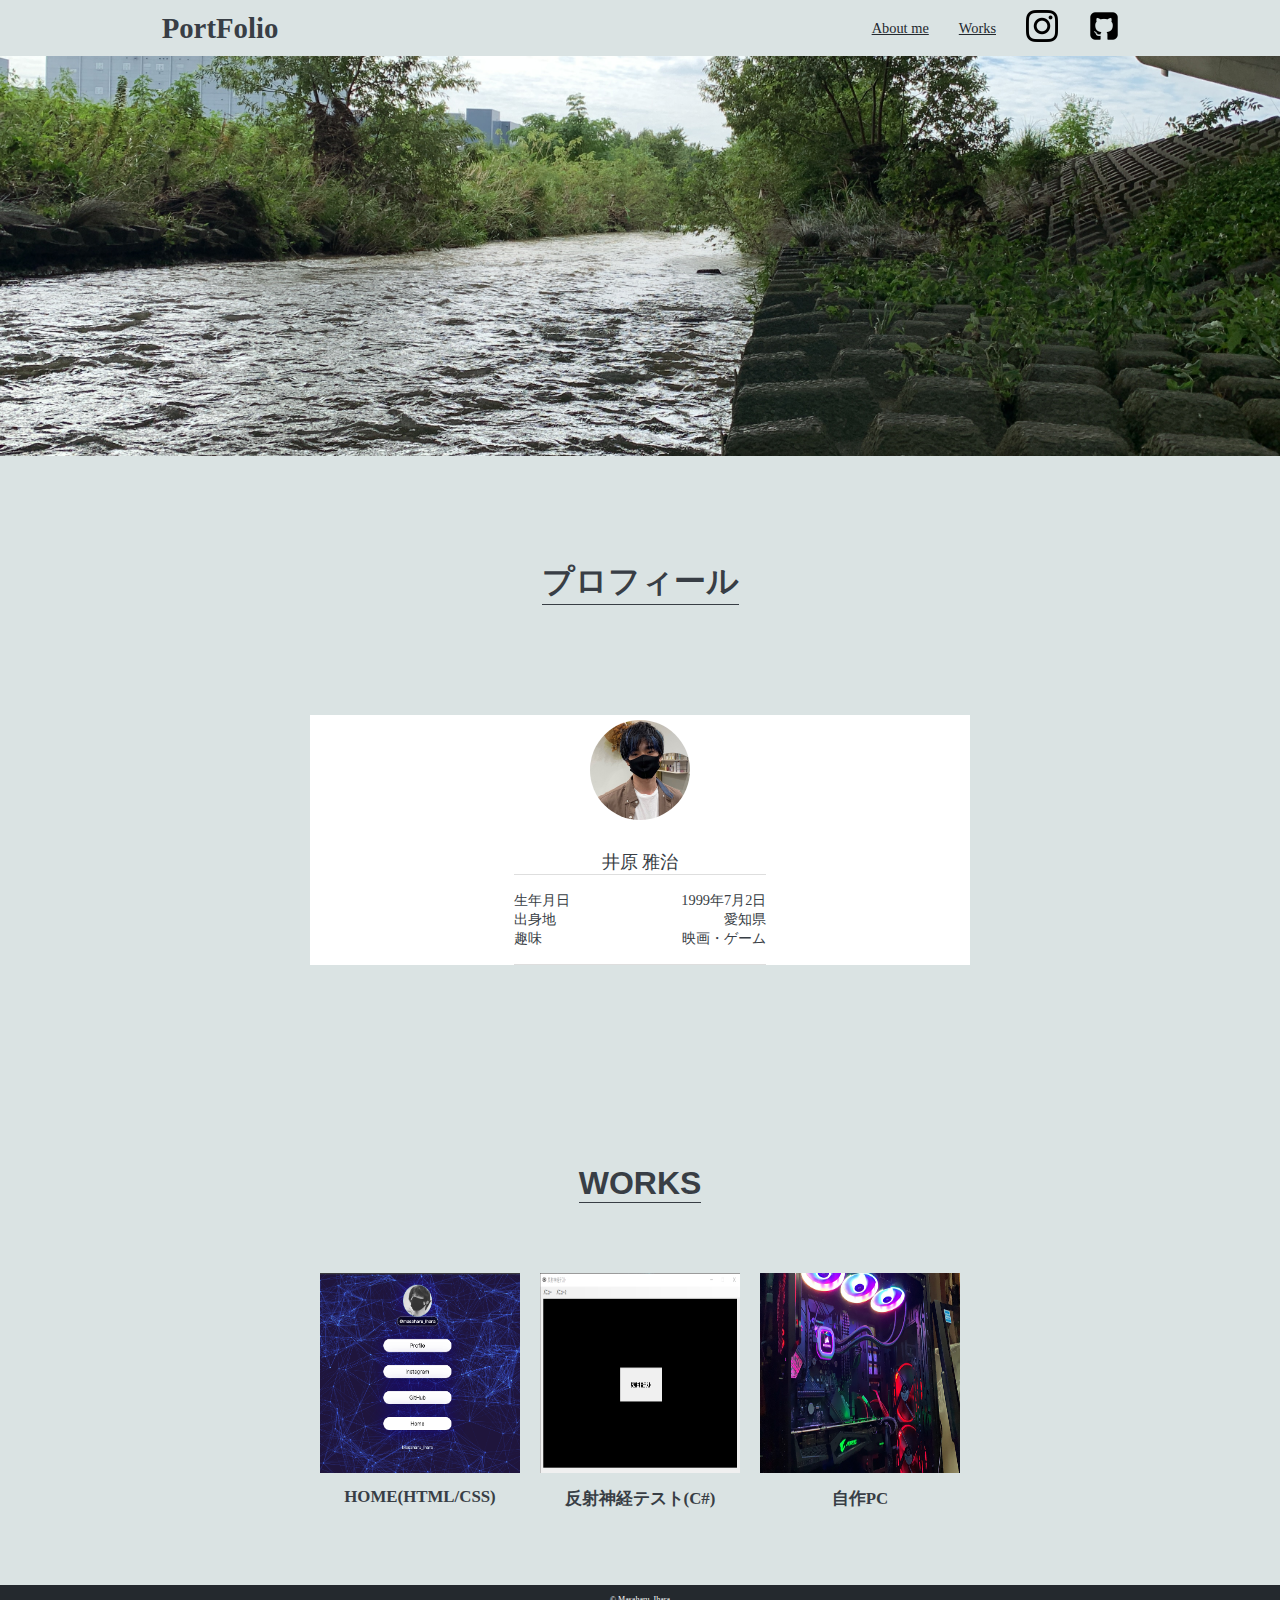
<file: index.html>
<!DOCTYPE html>
<html lang="ja">
<head>
    <meta charset="UTF-8">
    <meta http-equiv="X-UA-Compatible" content="IE=edge">
    <meta name="viewport" content="width=device-width, initial-scale=1.0">
    <title>PortFolio</title>
    <link rel="stylesheet" href="procss/style.css">
    <link rel="icon" href="./img/favicon.ico">
</head>
<body>
    <!-- header -->
    <header id="header" class="wrapper">
        <h1 class="site-title">PortFolio</h1>
        <nav>
            <ul>
                <li><a href="#about">About me</a></li>
                <li><a href="#works">Works</a></li>
                <li>
                    <a href="https://www.instagram.com/masaharu_ihara72/" target="_blank">
                        <img class="icon" src="./img/instagram-2.png" alt="インスタグラム">
                    </a>
                </li>
                <li>
                    <a href="https://github.com/SomeiyoshinoJin" target="_blank">
                        <img class="icon" src="./img/github-2.png" alt="GitHub">
                    </a>
                </li>
            </ul>
        </nav>
    </header>

    <!-- main -->
    <main>
        <div id="mainvisual">
            
            <img src="img/IMG_5298.JPG" alt="川">
            
        </div>

        <section id="about" class="wrapper">
            <h2 class="section-title">プロフィール</h2>
                <div class="content">
                    <img src="img/MyFace.jpeg" alt="俺">
                    <div class="text">
                        <!-- <h3 class="content-title">井原 雅治</h3> -->
                        <div class="text-title-name">井原 雅治</div>

                        <dl>
                            <dt>生年月日</dt>
                            <dd>1999年7月2日</dd>
                            <dt>出身地</dt>
                            <dd>愛知県</dd>
                            <dt>趣味</dt>
                            <dd>映画・ゲーム</dd>
                        </dl>
                    </div>
                </div>
        </section>
<!-- works -->
        <section id="works" class="wrapper">
            <h2 class="works-title">WORKS</h2>
            <ul>
                <li>
                    <div class="content">
                        <div class="text">
                                <img 
                                    src="img/HOMEmenu.png" 
                                    alt="html"
                                    width="200"
                                    height="200"
                                >
                            <h3>HOME(HTML/CSS)</h3>
                        </div>
                    </div>
                </li>
                <li>
                    <div class="content">
                        <div class="text">
                                <img 
                                    src="img/hst.PNG" 
                                    alt="html"
                                    width="200"
                                    height="200"
                                >
                            <h3>反射神経テスト(C#)</h3>
                        </div>
                    </div>
                </li>
                <li>
                    <div class="content">
                        <div class="text">
                                <img 
                                    src="img/Pc.JPG" 
                                    alt="html"
                                    width="200"
                                    height="200"
                                >
                            <h3>自作PC</h3>
                        </div>
                    </div>
                </li>       
            </ul>
        </section>
    </main>
<!-- footer -->
    <footer id="footer">
        <p>&copy;  Masaharu_Ihara</p>
    </footer>

</body>
</html>

<!-- メモ書き
margin 余白 
padding 水増し？？
width 幅
border 枠   top    上
            bottom 下
            left   左
            right  右

-->
</file>
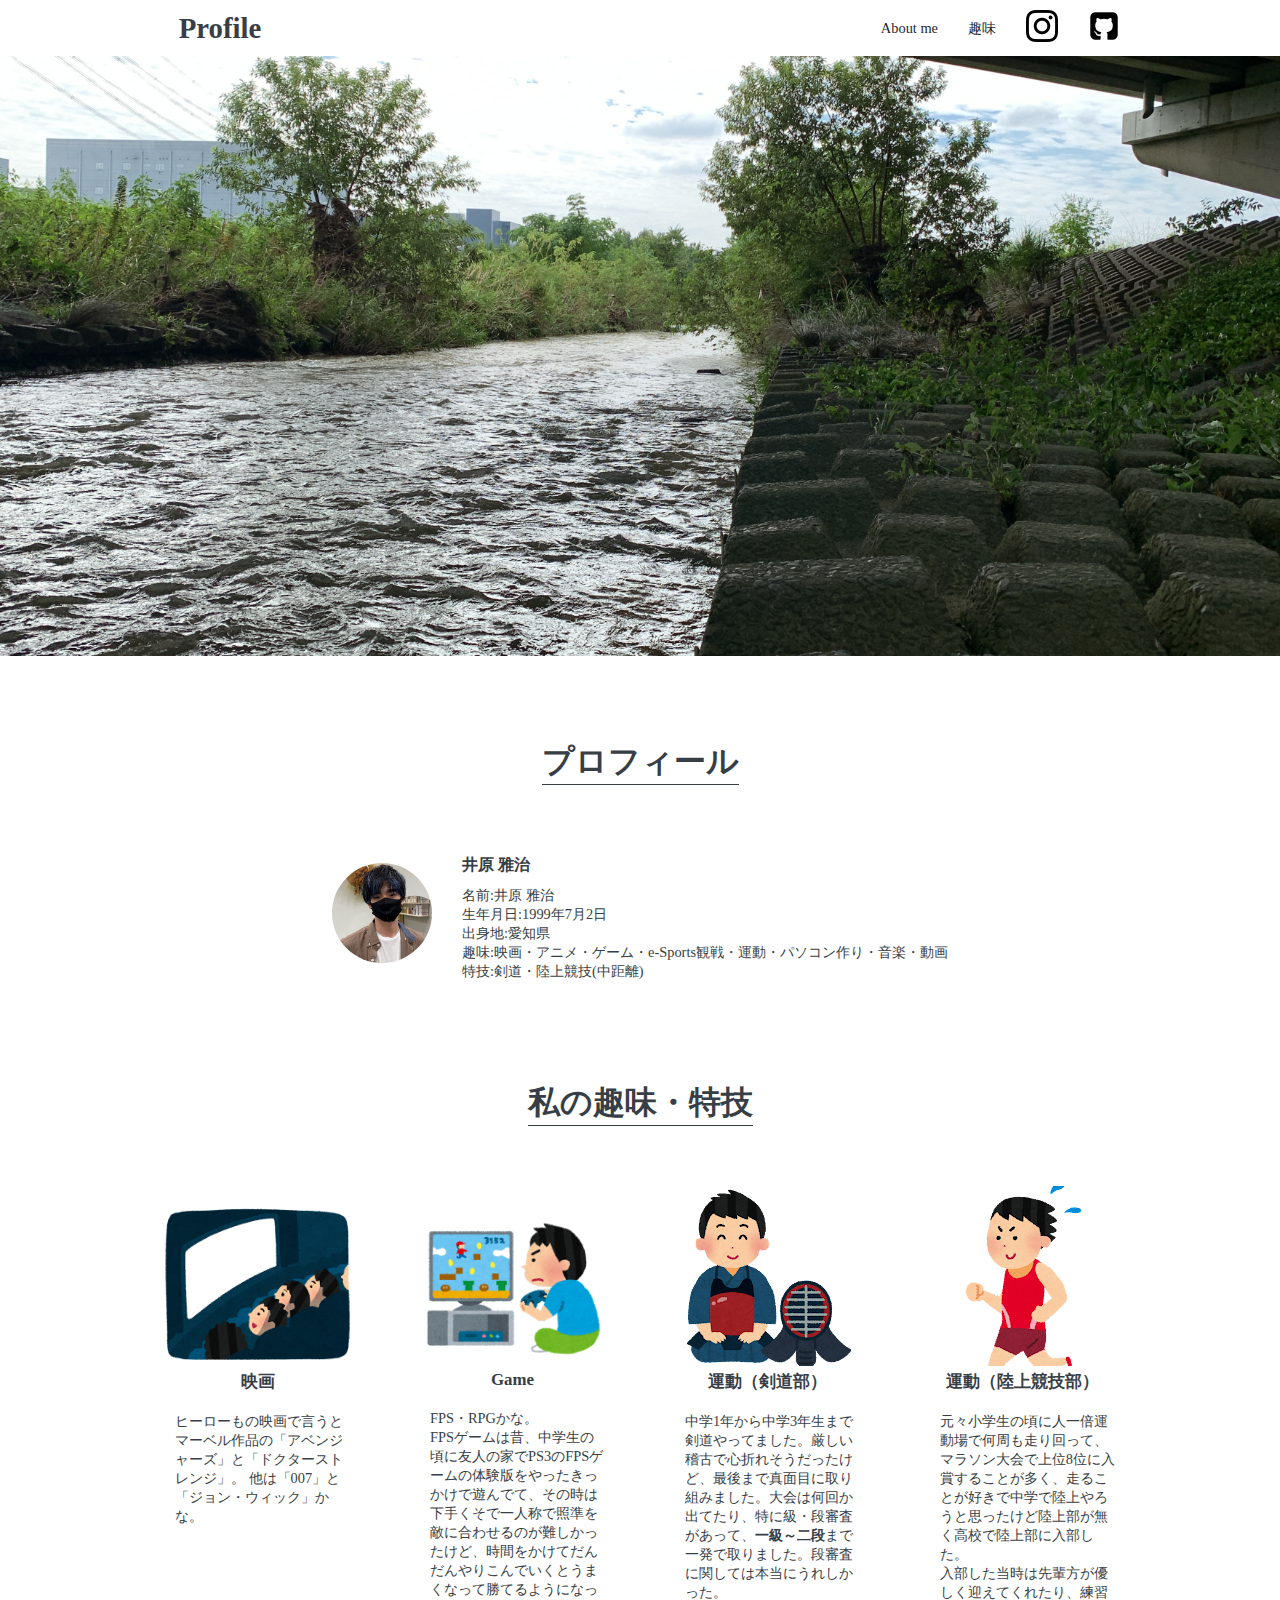
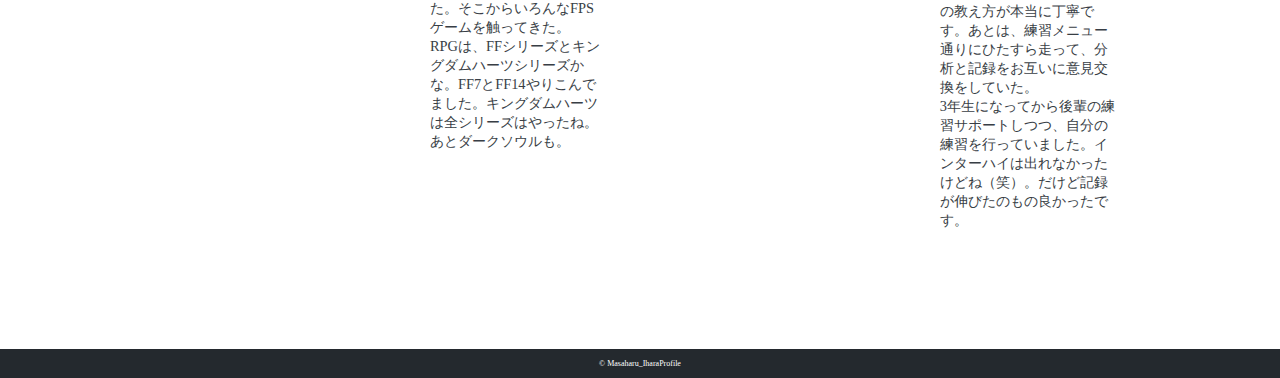
<file: img/MyProfile.html>
<!DOCTYPE html>
<!-- saved from url=(0054)https://someiyoshinojin.github.io/Profile72.github.io/ -->
<html lang="en"><head><meta http-equiv="Content-Type" content="text/html; charset=UTF-8">
    
    <meta http-equiv="X-UA-Compatible" content="IE=edge">
    <meta name="viewport" content="width=device-width, initial-scale=1.0">
    <title>MyProfile</title>
    <link rel="stylesheet" href="./MyProfile_files/style.css">
</head>
<body>
    <header id="header" class="wrapper">
        <h1 class="site-title">Profile</h1>
        <nav>
            <ul>
                <li><a href="https://someiyoshinojin.github.io/Profile72.github.io/#about">About me</a></li>
                <li><a href="https://someiyoshinojin.github.io/Profile72.github.io/#hobby">趣味</a></li>
                <li>
                    <a href="https://www.instagram.com/masaharu_ihara72/" target="_blank">
                        <img class="icon" src="./MyProfile_files/instagram-2.png" alt="インスタグラム">
                    </a>
                </li>
                <li>
                    <a href="https://github.com/SomeiyoshinoJin" target="_blank">
                        <img class="icon" src="./MyProfile_files/github-2.png" alt="GitHub">
                    </a>
                </li>
            </ul>
        </nav>
    </header>

    <main>
        <div id="mainvisual">
            <img src="./MyProfile_files/IMG_5298.JPG" alt="川">
        </div>

        <section id="about" class="wrapper">
            <h2 class="section-title">プロフィール</h2>
                <div class="content">
                    <img src="./MyProfile_files/MyFace.jpeg" alt="俺">
                    <div class="text">
                        <h3 class="content-title">井原 雅治</h3>
                        <p>
                            名前:井原 雅治<br>
                            生年月日:1999年7月2日<br>
                            出身地:愛知県<br> 
                            趣味:映画・アニメ・ゲーム・e-Sports観戦・運動・パソコン作り・音楽・動画<br> 
                            特技:剣道・陸上競技(中距離)
                        </p>
                    </div>
                </div>
        </section>

        <section id="hobby" class="wrapper">
        <h2 class="section-title">私の趣味・特技</h2>
        <ul>
            <li>
                <img src="./MyProfile_files/kandou_movie_eigakan.png" alt="映画">
                <h3 class="content-title1">映画</h3>
                <p>
                    ヒーローもの映画で言うとマーベル作品の「アベンジャーズ」と「ドクターストレンジ」。
                    他は「007」と「ジョン・ウィック」かな。
                </p>
            </li>
            <li>
                <img src="./MyProfile_files/videogame_boy.png" alt="ゲーム">
                <h3 class="content-title2">Game</h3>
                <p>
                    FPS・RPGかな。<br>
                    FPSゲームは昔、中学生の頃に友人の家でPS3のFPSゲームの体験版をやったきっかけで遊んでて、その時は下手くそで一人称で照準を敵に合わせるのが難しかったけど、時間をかけてだんだんやりこんでいくとうまくなって勝てるようになった。そこからいろんなFPSゲームを触ってきた。<br>
                    RPGは、FFシリーズとキングダムハーツシリーズかな。FF7とFF14やりこんでました。キングダムハーツは全シリーズはやったね。あとダークソウルも。
                </p>
            </li>
            <li>
                <img src="./MyProfile_files/kendou_man.png" alt="運動（剣道部）">
                <h3 class="content-title3">運動（剣道部）</h3>
                <p>
                    中学1年から中学3年生まで剣道やってました。厳しい稽古で心折れそうだったけど、最後まで真面目に取り組みました。大会は何回か出てたり、特に級・段審査があって、<strong>一級～二段</strong>まで一発で取りました。段審査に関しては本当にうれしかった。
                </p>
            </li>
            <li>
                <img src="./MyProfile_files/rikujou_man_marathon.png" alt="運動(陸上競技部）">
                <h3 class="content-title4">運動（陸上競技部）</h3>
                <p>
                    元々小学生の頃に人一倍運動場で何周も走り回って、マラソン大会で上位8位に入賞することが多く、走ることが好きで中学で陸上やろうと思ったけど陸上部が無く高校で陸上部に入部した。<br>
                    入部した当時は先輩方が優しく迎えてくれたり、練習の教え方が本当に丁寧です。あとは、練習メニュー通りにひたすら走って、分析と記録をお互いに意見交換をしていた。<br>
                    3年生になってから後輩の練習サポートしつつ、自分の練習を行っていました。インターハイは出れなかったけどね（笑）。だけど記録が伸びたのもの良かったです。
                </p>
            </li>
        </ul>
        </section>
    </main>

    <footer id="footer">
        <p>©  Masaharu_IharaProfile</p>
    </footer>


</body></html>
</file>
<file: procss/style.css>
@charset "UTF-8";

/* 魔法のコード */
*{
    margin: 0;
    padding:0;
}

html {
font-size: 100%;
}

body {
color: #383e45;
font-size: 0.9rem;
background-color:rgba(188, 205, 205, 0.553);
}

li {
list-style: none;
}

.site-title {
width: 120px;
line-height: 1px;
padding: 10px 0;
}

.site-title a {
display: block;
}

.section-title {
display: inline-block;
font-size: 2rem;
text-align: center;
margin-bottom: 60px;
border-bottom: solid 1px #383e45;
font-family: Arial, Helvetica, sans-serif;
}

.content-title {
font-size: 1rem;
margin: 20px 0;
}

.wrapper {
max-width: 960px;
margin: 0 auto 75px auto;
padding: 0 4%;
text-align: center;
}

.works-title{
    display: inline-block;
    font-size: 2rem;
    text-align: center;
    margin-bottom: 60px;
    border-bottom: solid 1px #383e45;
    font-family: Arial, Helvetica, sans-serif;
}

/*-ヘッダー-*/
#header {
display: flex;
justify-content: space-between;
align-items: center;
margin: 0 auto;

}
#header ul {
display: flex;
align-items: center;
padding: 10px 0;
}
#header li {
margin-left: 30px;
}
#header li a {
color: #24292e;
}
#header li a:hover {
opacity: 0.7;
}

/*-Mainvisual-*/
#mainvisual {
margin-bottom: 100px;
}

#mainvisual img {
width: 100%;
max-width: 3280px;
height: 400px;
object-fit: cover;
}

/*-About-*/
#about .content {
display: flex;
justify-content: center;
align-items: center;
flex-direction: column;
background-color: #fff;
margin-top: 50px;
margin-bottom: 200px;
margin-right: 150px;
margin-left: 150px;
}

#about img { width: 100px; 
    height: 100px; 
    border-radius: 50%; 
    margin-top: 5px;
    margin-right: 0px; 
    -webkit-border-radius: 50%; 
    -moz-border-radius: 50%; 
    -ms-border-radius: 50%; 
    -o-border-radius: 50%;
}

#about .text {
margin-top: 30px;
text-align: left;
}

#about .text-title-name{
    font-family:fantasy;
    text-align: center;
    font-size: large;
}

#about dl{
    display: flex;
    flex-wrap: wrap;
    padding: 16px 0;
    margin: 0 auto; 
    align-items: center;
    justify-content: space-between;
    border-top: solid 1px #dedede;
    border-bottom: solid 1px #dedede;
}

#about dt{
    width: 50%;
}

#about dl{
    width: 75%;
    /* margin-right: 50%; */
    /* background-color: #fff; */
}

#about dd{
    text-align: left;
}

/*-works-*/
#works ul{
    display: flex;
    flex-wrap: wrap;
    align-items: baseline;
    justify-content: center;
    margin-left: 0px;
    margin-right: 0px;
}

#works img{
    margin: 10px;
}

p.text{
    text-align: left;
    margin: 0 auto;
    
}

p.title{
    margin-top: 50px;
    margin-bottom: 50px;
}

/*-footer-*/
#footer {
    background-color: #24292e;
    color: #fff;
    font-size: 0.5rem;
    padding: 10px 20px;
    text-align: center;
}

/*-SP-*/
@media screen and (max-width: 700px) {

/*-Mainvisual-*/
#mainvisual img {
    height: calc(100vh - 60px);
}

/*-About-*/
#about .content {
    flex-direction: column;
}
#about img {
    margin-right: 0;
}

} 

/* a {
text-decoration: none;
} */
/* img {
max-width: 100%;
} */
</file>
<file: img/MyProfile_files/style.css>
@charset "UTF-8";

/* 魔法のコード */
*{
    margin: 0;
    padding:0;
}

html {
font-size: 100%;
}
body {
color: #383e45;
font-size: 0.9rem;
}
a {
text-decoration: none;
}
img {
max-width: 100%;
}
li {
list-style: none;
}
.site-title {
width: 120px;
line-height: 1px;
padding: 10px 0;
}
.site-title a {
display: block;
}
.section-title {
display: inline-block;
font-size: 2rem;
text-align: center;
margin-bottom: 60px;
border-bottom: solid 1px #383e45;
font-family: Arial, Helvetica, sans-serif;
}
.content-title {
font-size: 1rem;
margin: 10px 0;
}
.wrapper {
max-width: 960px;
margin: 0 auto 100px auto;
padding: 0 4%;
text-align: center;
}

/*-------------------------------------------
ヘッダー
-------------------------------------------*/
#header {
display: flex;
justify-content: space-between;
align-items: center;
margin: 0 auto;

}
#header ul {
display: flex;
align-items: center;
padding: 10px 0;
}
#header li {
margin-left: 30px;
}
#header li a {
color: #24292e;
}
#header li a:hover {
opacity: 0.7;
}

/*-------------------------------------------
Mainvisual
-------------------------------------------*/
#mainvisual {
margin-bottom: 80px;
}
#mainvisual img {
width: 100%;
max-width: 1920px;
height: 600px;
object-fit: cover;
}

/*-------------------------------------------
About
-------------------------------------------*/
#about .content {
display: flex;
justify-content: center;
align-items: center;
}
#about img {
width: 100px;
height: 100px;
border-radius: 50%;
margin-right: 30px;
}
#about .text {
text-align: left;
}

/*-------------------------------------------
hobby
-------------------------------------------*/
#hobby ul {
display: flex;
align-items: baseline;
justify-content: space-between;
margin-left: 2px;
margin-right: 2px;
}
#hobby li {
width: 20%;

}
#hobby p{
    text-align: left;
    margin-top: 19px;
    margin-bottom: 19px;
    margin-left: 13px;
    margin-right: 1px;
    
    border-radius: gray;
    -webkit-border-radius: gray;
    -moz-border-radius: gray;
    -ms-border-radius: gray;
    -o-border-radius: gray;
}

/*-------------------------------------------
footer
-------------------------------------------*/
#footer {
    background-color: #24292e;
    color: #fff;
    font-size: 0.5rem;
    padding: 10px 20px;
    text-align: center;
}

/*-------------------------------------------
SP
-------------------------------------------*/
@media screen and (max-width: 600px) {

/*-------------------------------------------
Mainvisual
-------------------------------------------*/
#mainvisual img {
    height: calc(100vh - 60px);
}

/*-------------------------------------------
About
-------------------------------------------*/
#about .content {
    flex-direction: column;
}
#about img {
    margin-right: 0;
}

/*-------------------------------------------
hobby
-------------------------------------------*/
#hobby ul {
    flex-direction: column;
}
#hobby li {
    width: 100%;
    margin-bottom: 30px;
}
}
</file>
